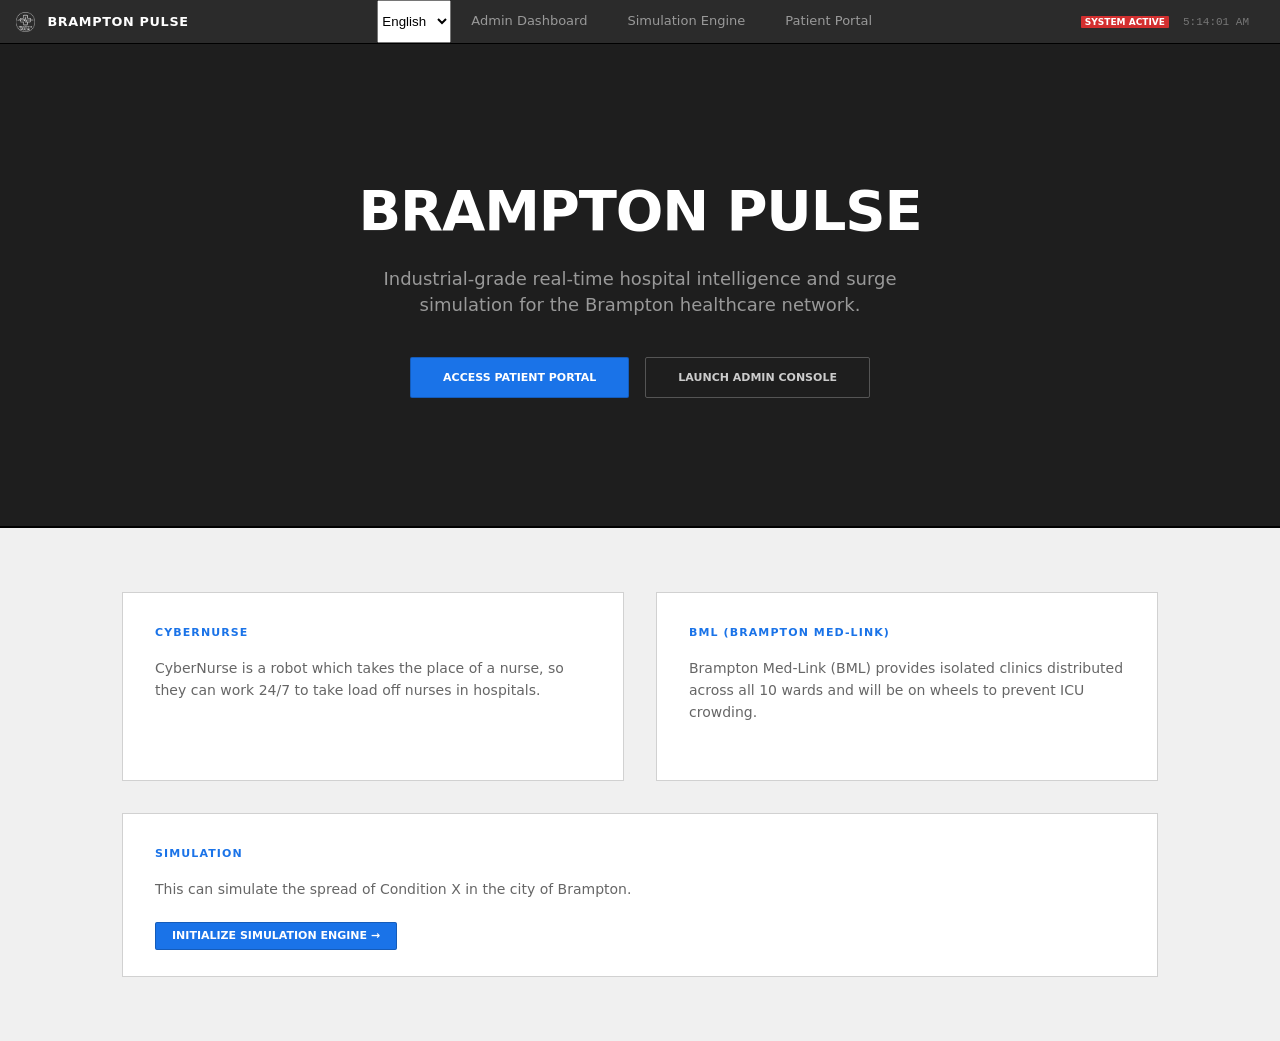
<file: index.html>
<!DOCTYPE html>
<html lang="en">

<head>
    <meta charset="UTF-8">
    <meta name="viewport" content="width=device-width, initial-scale=1.0">
    <title>Brampton Pulse</title>
    <link rel="stylesheet" href="styles.css">
</head>

<body>

    <!-- NAVBAR -->
    <nav class="navbar">
        <a href="index.html" class="nav-logo-link">
            <img src="logo.png" alt="Brampton Pulse Logo" class="nav-logo-img">
            <span class="nav-logo-text">Brampton Pulse</span>
        </a>
        <div class="nav-links">
            <select id="language-select" class="nav-lang">
                <option value="en">English</option>
                <option value="fr">Français</option>
                <option value="pa">ਪੰਜਾਬੀ</option>
                <option value="hi">हिन्दी</option>
            </select>
            <a href="admin.html" class="nav-link" data-i18n="navAdmin">Admin Dashboard</a>
            <a href="simulation.html" class="nav-link" data-i18n="navSim">Simulation Engine</a>
            <a href="patient.html" class="nav-link" data-i18n="navHome">Patient Portal</a>
        </div>
        <div class="nav-auth">
            <span class="live-badge">SYSTEM ACTIVE</span>

            <span id="header-time">00:00:00</span>
        </div>
    </nav>

    <!-- HERO BANNER -->
    <div class="hero-banner">
        <h1 class="hero-title">Brampton Pulse</h1>
        <p class="hero-sub">Industrial-grade real-time hospital intelligence and surge simulation for the Brampton
            healthcare network.</p>

        <div style="display: flex; justify-content: center; gap: 1rem;">
            <a href="patient.html" class="button" style="padding: 0.75rem 2rem;">Access Patient Portal</a>
            <a href="admin.html" class="button button-outline" style="padding: 0.75rem 2rem;">Launch Admin Console</a>
        </div>
    </div>

    <!-- MAIN SPECS SECTION -->
    <div class="content-section fade-in">
        <div class="landing-grid">

            <div class="landing-card">
                <h3>CyberNurse</h3>
                <p style="font-size: 0.875rem; color: var(--text-muted); margin-bottom: 1.5rem; line-height: 1.6;">
                    CyberNurse is a robot which takes the place of a nurse, so they can work 24/7 to take load off
                    nurses in hospitals.
                </p>
            </div>

            <div class="landing-card">
                <h3>BML (Brampton Med-Link)</h3>
                <p style="font-size: 0.875rem; color: var(--text-muted); margin-bottom: 1.5rem; line-height: 1.6;">
                    Brampton Med-Link (BML) provides isolated clinics distributed across all 10 wards and will be on
                    wheels to prevent ICU crowding.
                </p>
            </div>

        </div>

        <div class="landing-card" style="margin-top: 2rem;">
            <h3>Simulation</h3>
            <p style="font-size: 0.875rem; line-height: 1.8; color: var(--text-muted);">
                This can simulate the spread of Condition X in the city of Brampton.
            </p>
            <div style="margin-top: 1.5rem;">
                <a href="simulation.html" class="button">Initialize Simulation Engine →</a>
            </div>
        </div>
    </div>

    <script src="app.js"></script>
</body>

</html>
</file>
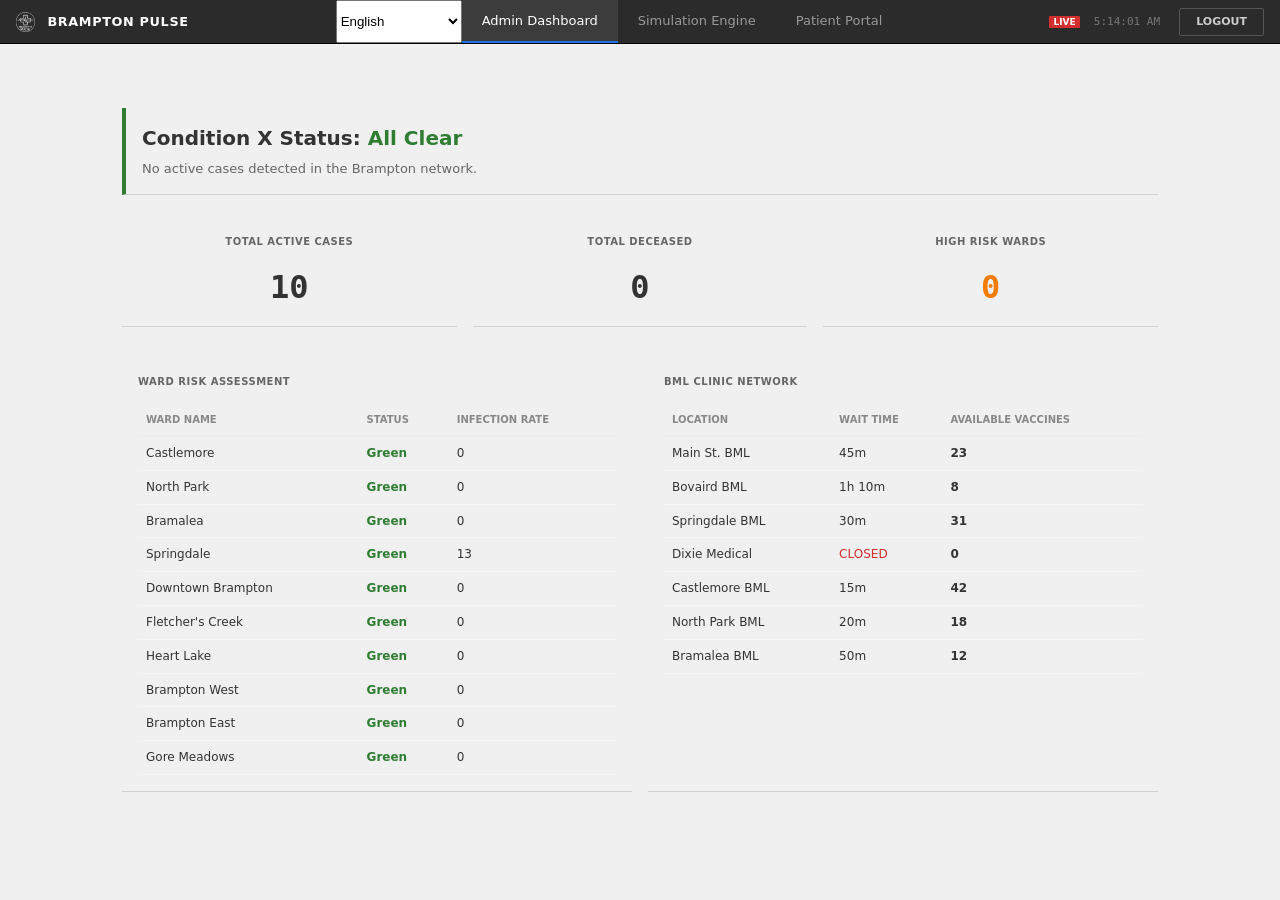
<file: admin.html>
<!DOCTYPE html>
<html lang="en">

<head>
    <meta charset="UTF-8">
    <meta name="viewport" content="width=device-width, initial-scale=1.0">
    <title>Brampton Pulse - Admin Dashboard</title>
    <link rel="stylesheet" href="styles.css">
</head>

<body>

    <!-- NAVBAR -->
    <nav class="navbar">
        <a href="index.html" class="nav-logo-link">
            <img src="logo.png" alt="Brampton Pulse Logo" class="nav-logo-img">
            <span class="nav-logo-text">Brampton Pulse</span>
        </a>
        <div class="nav-links">
            <select id="language-select" class="nav-lang">
                <option value="en">English</option>
                <option value="fr">French / Français</option>
                <option value="pa">Punjab / ਪੰਜਾਬੀ</option>
                <option value="hi">Hindi / हिन्दी</option>
            </select>
            <a href="admin.html" class="nav-link nav-link-active">Admin Dashboard</a>
            <a href="simulation.html" class="nav-link">Simulation Engine</a>
            <a href="patient.html" class="nav-link">Patient Portal</a>
        </div>
        <div class="nav-auth">
            <span class="live-badge">LIVE</span>
            <span id="header-time">Loading...</span>
            <a href="index.html" class="button button-outline" data-i18n="logoutButton">Logout</a>
        </div>
    </nav>

    <div class="content-section fade-in">
        <!-- Global Alert -->
        <div id="overview-alert" class="card" style="border-left: 4px solid var(--success); margin-bottom: 1.5rem;">
            <h2 style="margin:0; font-size: 1.25rem;" id="overview-alert-title">Condition X Status: <span style="color:var(--success);">All Clear</span></h2>
            <p style="margin:0.5rem 0 0 0; color:var(--text-muted); font-size: 0.8125rem;" id="overview-alert-msg">No active cases detected in the Brampton network.</p>
        </div>

        <!-- Metrics Row -->
        <div style="display: grid; grid-template-columns: repeat(auto-fit, minmax(200px, 1fr)); gap: 1rem; margin-bottom: 2rem;">
            <div class="card" style="text-align:center;">
                <h3>Total Active Cases</h3>
                <div class="metric-value" id="ov-active-cases" style="color: var(--text-main); font-size: 2rem;">0</div>
            </div>
            <div class="card" style="text-align:center;">
                <h3>Total Deceased</h3>
                <div class="metric-value" id="ov-deceased" style="color: var(--text-main); font-size: 2rem;">0</div>
            </div>
            <div class="card" style="text-align:center;">
                <h3>High Risk Wards</h3>
                <div class="metric-value" id="ov-risk-wards" style="color: var(--warning); font-size: 2rem;">0</div>
            </div>
        </div>

        <!-- Details Row -->
        <div style="display: grid; grid-template-columns: 1fr 1fr; gap: 1rem;">
            <div class="card">
                <h3>Ward Risk Assessment</h3>
                <table class="admin-table">
                    <thead>
                        <tr>
                            <th>Ward Name</th>
                            <th>Status</th>
                            <th>Infection Rate</th>
                        </tr>
                    </thead>
                    <tbody id="ward-risk-body">
                        <!-- Populated by JS -->
                    </tbody>
                </table>
            </div>

            <div class="card">
                <h3>BML Clinic Network</h3>
                <table class="admin-table">
                    <thead>
                        <tr>
                            <th>Location</th>
                            <th>Wait Time</th>
                            <th>Available Vaccines</th>
                        </tr>
                    </thead>
                    <tbody id="bml-table-body">
                        <!-- Populated by JS -->
                    </tbody>
                </table>
            </div>
        </div>
    </div>

    <script src="app.js"></script>
</body>
</html>
</file>
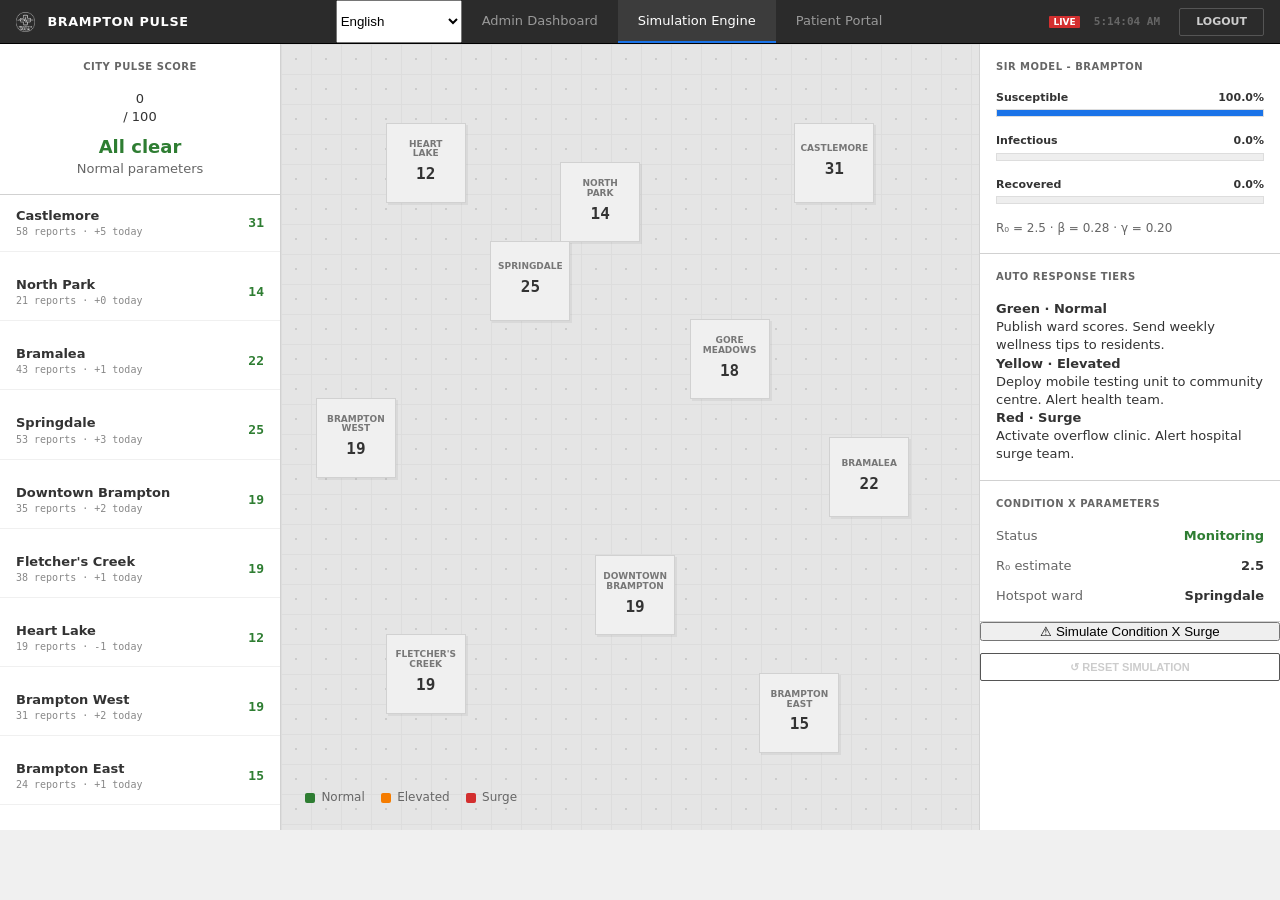
<file: simulation.html>
<!DOCTYPE html>
<html lang="en">

<head>
    <meta charset="UTF-8">
    <meta name="viewport" content="width=device-width, initial-scale=1.0">
    <title>Brampton Pulse - Simulation Engine</title>
    <link rel="stylesheet" href="styles.css">
</head>

<body>

    <!-- NAVBAR -->
    <nav class="navbar">
        <a href="index.html" class="nav-logo-link">
            <img src="logo.png" alt="Brampton Pulse Logo" class="nav-logo-img">
            <span class="nav-logo-text" data-i18n="titlePulse">Brampton Pulse</span>
        </a>
        <div class="nav-links">
            <select id="language-select" class="nav-lang">
                <option value="en">English</option>
                <option value="fr">French / Français</option>
                <option value="pa">Punjab / ਪੰਜਾਬੀ</option>
                <option value="hi">Hindi / हिन्दी</option>
            </select>
            <a href="admin.html" class="nav-link" data-i18n="navAdmin">Admin Dashboard</a>
            <a href="simulation.html" class="nav-link nav-link-active" data-i18n="navSim">Simulation Engine</a>
            <a href="patient.html" class="nav-link" data-i18n="navHome">Patient View</a>
        </div>
        <div class="nav-auth">
            <span class="live-badge">LIVE</span>
            <span id="header-time"
                style="font-weight: 600; font-variant-numeric: tabular-nums; color: var(--text-muted);">Loading...</span>
            <a href="index.html" class="button button-outline" data-i18n="btnLogout">Logout</a>
        </div>
    </nav>

    <div class="dashboard-grid">

        <!-- LEFT COLUMN -->
        <div class="col scroll-col">
            <div class="card" style="text-align: center;">
                <h3>City Pulse Score</h3>
                <div class="pulse-score-container">
                    <div class="pulse-circle" id="pulse-circle-element">
                        <div class="pulse-circle-value" id="city-pulse-score">20</div>
                        <div class="pulse-circle-label">/ 100</div>
                    </div>
                    <div id="city-pulse-text"
                        style="font-weight:700; font-size:1.125rem; color:var(--success); margin-top: 0.5rem;">All clear
                    </div>
                    <div style="font-size:0.8125rem; color:var(--text-muted);">Normal parameters</div>
                </div>
            </div>

            <div id="ward-list-container" style="display: flex; flex-direction: column; gap: 0.75rem;">
                <div class="ward-item" data-ward="downtown">
                    <div class="ward-info">
                        <div class="name">Downtown Brampton</div>
                        <div class="stats">35 reports · +2 today</div>
                    </div>
                    <div class="ward-val" id="score-downtown">19</div>
                </div>
                <div class="ward-item" data-ward="bramalea">
                    <div class="ward-info">
                        <div class="name">Bramalea</div>
                        <div class="stats">43 reports · +1 today</div>
                    </div>
                    <div class="ward-val" id="score-bramalea">22</div>
                </div>
                <div class="ward-item" data-ward="castlemore">
                    <div class="ward-info">
                        <div class="name">Castlemore</div>
                        <div class="stats">58 reports · +5 today</div>
                    </div>
                    <div class="ward-val" id="score-castlemore">31</div>
                </div>
                <div class="ward-item" data-ward="northpark">
                    <div class="ward-info">
                        <div class="name">North Park</div>
                        <div class="stats">21 reports · 0 today</div>
                    </div>
                    <div class="ward-val" id="score-northpark">14</div>
                </div>
                <div class="ward-item" data-ward="springdale">
                    <div class="ward-info">
                        <div class="name">Springdale</div>
                        <div class="stats">53 reports · +3 today</div>
                    </div>
                    <div class="ward-val" id="score-springdale">25</div>
                </div>
                <div class="ward-item" data-ward="fletchers">
                    <div class="ward-info">
                        <div class="name">Fletcher's Creek</div>
                        <div class="stats">38 reports · +1 today</div>
                    </div>
                    <div class="ward-val" id="score-fletchers">19</div>
                </div>
                <div class="ward-item" data-ward="heartlake">
                    <div class="ward-info">
                        <div class="name">Heart Lake</div>
                        <div class="stats">19 reports · -1 today</div>
                    </div>
                    <div class="ward-val" id="score-heartlake">12</div>
                </div>
                <div class="ward-item" data-ward="bramptonwest">
                    <div class="ward-info">
                        <div class="name">Brampton West</div>
                        <div class="stats">31 reports · +2 today</div>
                    </div>
                    <div class="ward-val" id="score-bramptonwest">19</div>
                </div>
            </div>
        </div>

        <!-- CENTER COLUMN -->
        <div class="col">


            <div class="center-map-area">
                <div class="map-grid">
                    <!-- Map blocks injected dynamically via app.js -->
                </div>

                <div class="hud-legend"
                    style="position: absolute; bottom: 1.5rem; left: 1.5rem; font-size: 0.75rem; color: var(--text-muted); display: flex; gap: 1rem;">
                    <div style="display: flex; align-items: center; gap: 0.4rem;"><span
                            style="display:inline-block;width:10px;height:10px;background:var(--success);border-radius:2px;"></span>
                        Normal</div>
                    <div style="display: flex; align-items: center; gap: 0.4rem;"><span
                            style="display:inline-block;width:10px;height:10px;background:var(--warning);border-radius:2px;"></span>
                        Elevated</div>
                    <div style="display: flex; align-items: center; gap: 0.4rem;"><span
                            style="display:inline-block;width:10px;height:10px;background:var(--danger);border-radius:2px;"></span>
                        Surge</div>
                </div>
            </div>
        </div>


        <!-- RIGHT COLUMN -->
        <div class="col scroll-col">
            <div class="card">
                <h3 data-i18n="cardSIR">SIR Model - Brampton</h3>

                <div class="progress-row">
                    <label><span>Susceptible</span><span id="lbl-s">100%</span></label>
                    <div class="bar-bg">
                        <div class="bar-fill" id="bar-s" style="background:var(--primary); width:100%;"></div>
                    </div>
                </div>
                <div class="progress-row">
                    <label><span>Infectious</span><span id="lbl-i">0%</span></label>
                    <div class="bar-bg">
                        <div class="bar-fill" id="bar-i" style="background:var(--danger); width:0%;"></div>
                    </div>
                </div>
                <div class="progress-row">
                    <label><span>Recovered</span><span id="lbl-r">0%</span></label>
                    <div class="bar-bg">
                        <div class="bar-fill" id="bar-r" style="background:var(--success); width:0%;"></div>
                    </div>
                </div>
                <div style="font-size:0.75rem; color:var(--text-muted); margin-top:0.75rem; font-weight: 500;">
                    R₀ = <span id="disp-r0">2.5</span> · β = 0.28 · γ = 0.20
                </div>
            </div>

            <div class="card">
                <h3>Auto Response Tiers</h3>
                <div class="tier-item active" id="tier-green">
                    <div class="tier-dot" style="background:var(--success);"></div>
                    <div>
                        <strong>Green · Normal</strong><br>
                        Publish ward scores. Send weekly wellness tips to residents.
                    </div>
                </div>
                <div class="tier-item" id="tier-yellow">
                    <div class="tier-dot" style="background:var(--warning);"></div>
                    <div>
                        <strong>Yellow · Elevated</strong><br>
                        Deploy mobile testing unit to community centre. Alert health team.
                    </div>
                </div>
                <div class="tier-item" id="tier-red">
                    <div class="tier-dot" style="background:var(--danger);"></div>
                    <div>
                        <strong>Red · Surge</strong><br>
                        Activate overflow clinic. Alert hospital surge team.
                    </div>
                </div>
            </div>

            <div class="card" id="params-card">
                <h3>Condition X Parameters</h3>
                <div style="display:grid; grid-template-columns: 1fr 1fr; gap:0.75rem; font-size:0.8125rem;">
                    <div style="color:var(--text-muted);">Status</div>
                    <div style="text-align:right; font-weight:700; color:var(--success);" id="param-status">Monitoring
                    </div>
                    <div style="color:var(--text-muted);">R₀ estimate</div>
                    <div style="text-align:right; font-weight:700;" id="param-r0">Unknown</div>
                    <div style="color:var(--text-muted);">Hotspot ward</div>
                    <div style="text-align:right; font-weight:700;" id="param-hotspot">None</div>
                </div>
            </div>

            <button class="btn-action" id="btn-simulate" data-i18n="btnSimulate">⚠ Simulate Condition X Surge</button>
            <button class="button button-outline" id="btn-reset" style="width:100%; margin-top:0.75rem;"
                data-i18n="btnReset">↺ Reset Simulation</button>

        </div>

    </div>

    <!-- Ward Detail Modal -->
    <div id="region-detail-card"
        style="display:none; position:fixed; top:50%; left:50%; transform:translate(-50%,-50%); width:380px; z-index:1001;"
        class="card fade-in">
        <h3 id="detail-region-name"
            style="color: var(--text-dark); border-bottom: 1px solid var(--border); padding-bottom: 0.5rem; margin-bottom: 1rem;">
            Ward Details</h3>

        <div style="font-size:0.875rem; line-height:1.8; margin-bottom: 1.5rem;">
            <div style="display:flex; justify-content:space-between; border-bottom: 1px dashed var(--border);">
                <span>Population</span><strong id="det-pop">0</strong>
            </div>
            <div style="display:flex; justify-content:space-between; border-bottom: 1px dashed var(--border);">
                <span>Current Infectious</span><strong id="det-i" style="color:var(--danger);">0</strong>
            </div>
            <div style="display:flex; justify-content:space-between; border-bottom: 1px dashed var(--border);">
                <span>Recovered</span><strong id="det-r" style="color:var(--success);">0</strong>
            </div>
            <div style="display:flex; justify-content:space-between; border-bottom: 1px dashed var(--border);">
                <span>Deceased</span><strong id="det-d">0</strong>
            </div>
            <div style="display:flex; justify-content:space-between;"><span>Current Pulse Score</span><strong
                    id="det-score">0</strong></div>
        </div>

        <h4
            style="font-size: 0.8125rem; text-transform: uppercase; color: var(--text-muted); margin-bottom: 1rem; border-top: 1px solid var(--border); padding-top: 1rem;">
            Simulation Parameters</h4>

        <div style="display: flex; flex-direction: column; gap: 1rem;">
            <div>
                <label style="display: block; font-size: 0.75rem; font-weight: 700; margin-bottom: 0.4rem;">Initial
                    Infectious Cases</label>
                <input type="number" id="input-init-i"
                    style="width: 100%; padding: 0.6rem; border: 1px solid var(--border); border-radius: var(--radius-md);"
                    placeholder="e.g. 10">
            </div>
            <div>
                <label style="display: block; font-size: 0.75rem; font-weight: 700; margin-bottom: 0.4rem;">Social
                    Distancing (Mobility Reduc.)</label>
                <input type="range" id="input-mobility" min="0" max="100" value="0" style="width: 100%;">
                <div
                    style="display: flex; justify-content: space-between; font-size: 0.65rem; color: var(--text-muted); margin-top: 0.2rem;">
                    <span>None</span>
                    <span id="label-mobility">0%</span>
                    <span>Full</span>
                </div>
            </div>

            <div style="display: flex; gap: 0.75rem; margin-top: 0.5rem;">
                <button class="button" id="btn-save-ward" style="flex: 1;">Save & Apply</button>
                <button class="button button-outline" id="btn-close-modal" style="flex: 1;">Cancel</button>
            </div>
        </div>
    </div>


    <script src="app.js"></script>
</body>

</html>
</file>
<file: styles.css>
:root {
    /* Fusion 360 - Refined Industrial Palette */
    --primary: #1a73e8;
    --primary-hover: #1557b0;
    --primary-light: rgba(26, 115, 232, 0.1);
    
    --success: #2e7d32;
    --success-bg: #e8f5e9;
    --warning: #f57c00;
    --warning-bg: #fff3e0;
    --danger: #d32f2f;
    --danger-bg: #ffebee;
    
    --bg-main: #f0f0f0;
    --bg-side: #ffffff;
    --bg-dark: #2b2b2b;
    --bg-toolbar: #3c3c3c;
    --text-main: #333333;
    --text-muted: #666666;
    --text-light: #ffffff;
    --border: #d1d1d1;
    
    --radius-sm: 2px;
    --radius-md: 4px;
    --font-main: 'Inter', system-ui, sans-serif;
    --font-mono: 'Roboto Mono', monospace;
}

@import url('https://fonts.googleapis.com/css2?family=Inter:wght@400;500;600;700&family=Roboto+Mono:wght@500;700&display=swap');

* {
    margin: 0;
    padding: 0;
    box-sizing: border-box;
}

body {
    font-family: var(--font-main);
    background-color: var(--bg-main);
    color: var(--text-main);
    font-size: 13px; /* Smaller base size for Fusion look */
    line-height: 1.4;
    overflow: hidden;
}

/* NAVBAR - Fusion Toolbar */
.navbar {
    height: 44px;
    background: var(--bg-dark);
    color: var(--text-light);
    display: flex;
    align-items: center;
    justify-content: space-between;
    padding: 0 1rem;
    border-bottom: 1px solid #000;
}

.nav-logo-link {
    display: flex;
    align-items: center;
    gap: 0.75rem;
    text-decoration: none;
    color: inherit;
}

.nav-logo-img {
    height: 20px;
    filter: brightness(0) invert(1);
}

.nav-logo-text {
    font-weight: 700;
    font-size: 0.8rem;
    text-transform: uppercase;
    letter-spacing: 0.05em;
}

.nav-links {
    display: flex;
    height: 100%;
}

.nav-link {
    text-decoration: none;
    color: #999;
    padding: 0 1.25rem;
    height: 100%;
    display: flex;
    align-items: center;
    font-weight: 500;
    transition: 0.1s;
}

.nav-link:hover {
    color: white;
    background: rgba(255,255,255,0.05);
}

.nav-link-active {
    color: white;
    background: var(--bg-toolbar);
    box-shadow: inset 0 -2px 0 var(--primary);
}

/* BUTTONS */
.button {
    background: var(--primary);
    color: white;
    border: 1px solid rgba(0,0,0,0.2);
    padding: 0.4rem 1rem;
    font-size: 11px;
    font-weight: 700;
    text-transform: uppercase;
    border-radius: var(--radius-sm);
    cursor: pointer;
    text-decoration: none;
}

.button:hover {
    background: var(--primary-hover);
}

.button-outline {
    background: transparent;
    border: 1px solid #555;
    color: #ccc;
}

.button-outline:hover {
    background: #444;
    color: white;
}

/* DASHBOARD GRID */
.dashboard-grid {
    display: grid;
    grid-template-columns: 280px 1fr 300px;
    height: calc(100vh - 44px - 70px);
    background: var(--border);
    gap: 1px;
}

.col {
    background: var(--bg-side);
    display: flex;
    flex-direction: column;
    overflow: hidden;
}

.scroll-col {
    overflow-y: auto;
}

/* CARDS / PANELS */
.card {
    padding: 1rem;
    border-bottom: 1px solid var(--border);
}

.card h3 {
    font-size: 10px;
    text-transform: uppercase;
    color: var(--text-muted);
    font-weight: 800;
    margin-bottom: 1rem;
    letter-spacing: 0.05em;
}

/* WARD LIST */
.ward-item {
    padding: 0.75rem 1rem;
    border-bottom: 1px solid #f0f0f0;
    display: grid;
    grid-template-columns: 1fr 40px;
    align-items: center;
    cursor: pointer;
}

.ward-item:hover {
    background: #f8f8f8;
}

.ward-item.selected {
    background: #f0f7ff;
    box-shadow: inset 4px 0 0 var(--primary);
}

.ward-info .name {
    font-weight: 600;
    font-size: 13px;
}

.ward-info .stats {
    font-size: 10px;
    color: #888;
    font-family: var(--font-mono);
}

.ward-val {
    font-family: var(--font-mono);
    font-weight: 700;
    text-align: right;
    color: var(--primary);
}

/* CENTER VIEWPORT */
.center-header {
    background: var(--success-bg);
    color: var(--success);
    padding: 0.75rem 1rem;
    font-weight: 600;
    font-size: 12px;
    border-bottom: 1px solid var(--border);
}

.center-map-area {
    flex: 1;
    background: #e5e5e5;
    position: relative;
    overflow: hidden;
}

.map-grid {
    width: 100%;
    height: 100%;
    background-image: 
        radial-gradient(circle, #ccc 1px, transparent 1px),
        linear-gradient(to right, #ddd 1px, transparent 1px),
        linear-gradient(to bottom, #ddd 1px, transparent 1px);
    background-size: 30px 30px;
    position: relative;
}

.map-block {
    position: absolute;
    width: 80px;
    height: 80px;
    background: #fff;
    border: 1px solid #999;
    display: flex;
    flex-direction: column;
    align-items: center;
    justify-content: center;
    padding: 0.5rem;
    box-shadow: 2px 2px 0 rgba(0,0,0,0.05);
    cursor: pointer;
}

.map-block:hover {
    border-color: var(--primary);
    z-index: 10;
}

.map-block.selected {
    border-color: var(--primary);
    outline: 2px solid var(--primary);
    background: #fff;
}

.map-block span {
    font-size: 9px;
    text-transform: uppercase;
    font-weight: 700;
    color: #777;
    text-align: center;
    line-height: 1.1;
}

.map-block strong {
    font-family: var(--font-mono);
    font-size: 16px;
    margin-top: 4px;
}

/* Ward Coordinates */
#block-castlemore   { top: 10%; right: 15%; }
#block-northpark    { top: 15%; left: 40%; }
#block-bramalea     { top: 50%; right: 10%; }
#block-springdale   { top: 25%; left: 30%; }
#block-downtown     { top: 65%; left: 45%; }
#block-fletchers    { top: 75%; left: 15%; }
#block-heartlake    { top: 10%; left: 15%; }
#block-bramptonwest { top: 45%; left: 5%; }
#block-bramptoneast { top: 80%; right: 20%; }
#block-goremeadows  { top: 35%; right: 30%; }

/* BOTTOM STRIP */
.bottom-strip {
    height: 70px;
    background: #333;
    display: grid;
    grid-template-columns: repeat(4, 1fr);
    border-top: 1px solid #000;
}

.metric-box {
    border-right: 1px solid #444;
    padding: 0.75rem 1.25rem;
    display: flex;
    flex-direction: column;
    justify-content: center;
}

.metric-label {
    font-size: 9px;
    text-transform: uppercase;
    color: #999;
    font-weight: 700;
    margin-bottom: 2px;
}

.metric-value {
    font-family: var(--font-mono);
    font-size: 18px;
    font-weight: 700;
    color: white;
}

.metric-sub {
    font-size: 9px;
    color: #666;
}

/* MISC */
.live-badge {
    background: #d32f2f;
    color: white;
    font-size: 9px;
    font-weight: 800;
    padding: 1px 4px;
    margin-right: 10px;
    border-radius: 1px;
}

#header-time {
    font-family: var(--font-mono);
    font-size: 11px;
    color: #777;
    margin-right: 15px;
}

.progress-row {
    margin-bottom: 1rem;
}

.progress-row label {
    display: flex;
    justify-content: space-between;
    font-size: 11px;
    font-weight: 600;
    margin-bottom: 4px;
}

.bar-bg {
    height: 8px;
    background: #eee;
    border: 1px solid #ddd;
}

.bar-fill {
    height: 100%;
}

.admin-table {
    width: 100%;
    border-collapse: collapse;
}

.admin-table th {
    text-align: left;
    font-size: 10px;
    text-transform: uppercase;
    color: #888;
    padding: 8px;
    border-bottom: 2px solid #eee;
}

.admin-table td {
    padding: 8px;
    border-bottom: 1px solid #f5f5f5;
    font-size: 12px;
}

/* Modals */
#region-detail-card {
    background: white;
    border: 1px solid #000;
    box-shadow: 10px 10px 0 rgba(0,0,0,0.1);
}

.fade-in {
    animation: fadeIn 0.2s ease-out;
}

@keyframes fadeIn {
    from { opacity: 0; }
    to { opacity: 1; }
}

/* LANDING PAGE STYLES */
.hero-banner {
    padding: 8rem 2rem;
    background: #1e1e1e;
    color: white;
    text-align: center;
    border-bottom: 2px solid #000;
}

.hero-title {
    font-size: 3.5rem;
    font-weight: 800;
    text-transform: uppercase;
    letter-spacing: -0.02em;
    margin-bottom: 1rem;
}

.hero-sub {
    font-size: 1.125rem;
    color: #999;
    max-width: 600px;
    margin: 0 auto 2.5rem auto;
}

.content-section {
    max-width: 1100px;
    margin: 4rem auto;
    padding: 0 2rem;
}

.landing-grid {
    display: grid;
    grid-template-columns: repeat(auto-fit, minmax(320px, 1fr));
    gap: 2rem;
}

.landing-card {
    background: white;
    border: 1px solid var(--border);
    padding: 2rem;
}

.landing-card h3 {
    font-size: 11px;
    text-transform: uppercase;
    color: var(--primary);
    letter-spacing: 0.1em;
    margin-bottom: 1rem;
}
</file>
